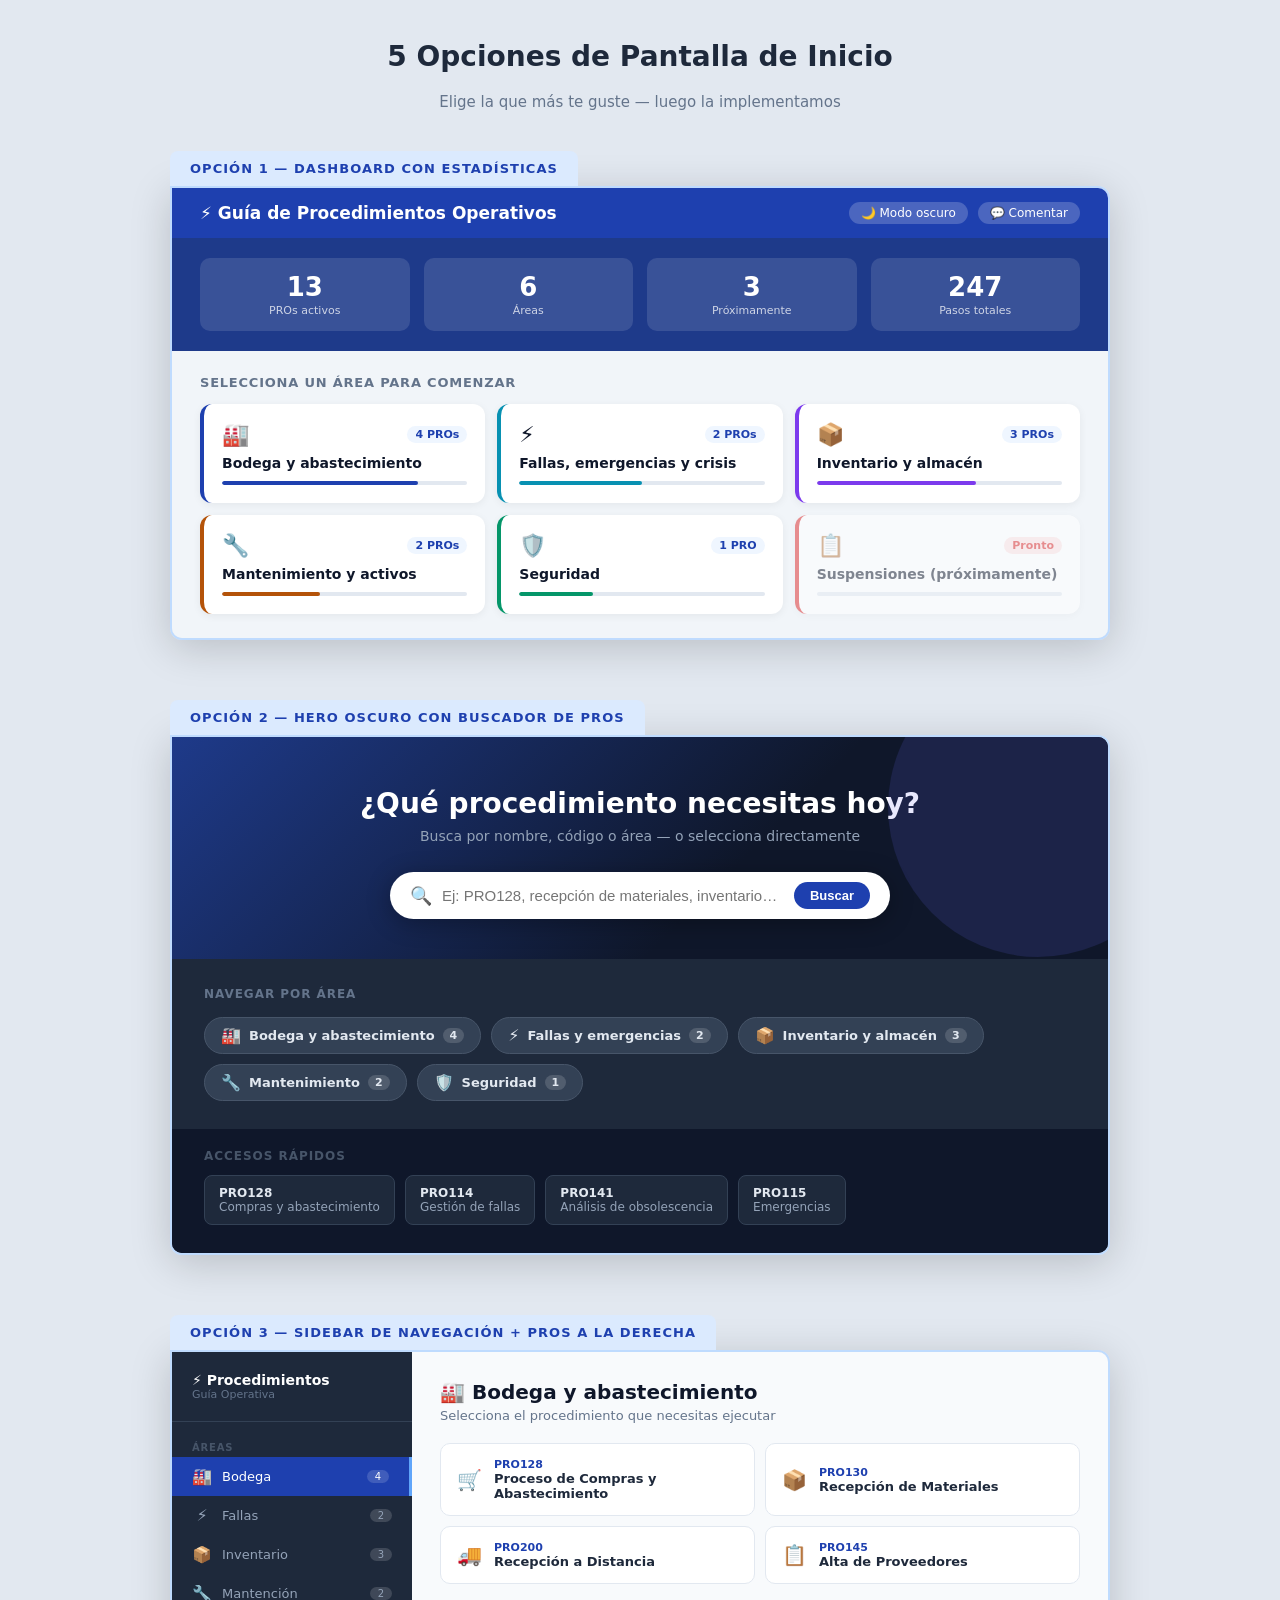
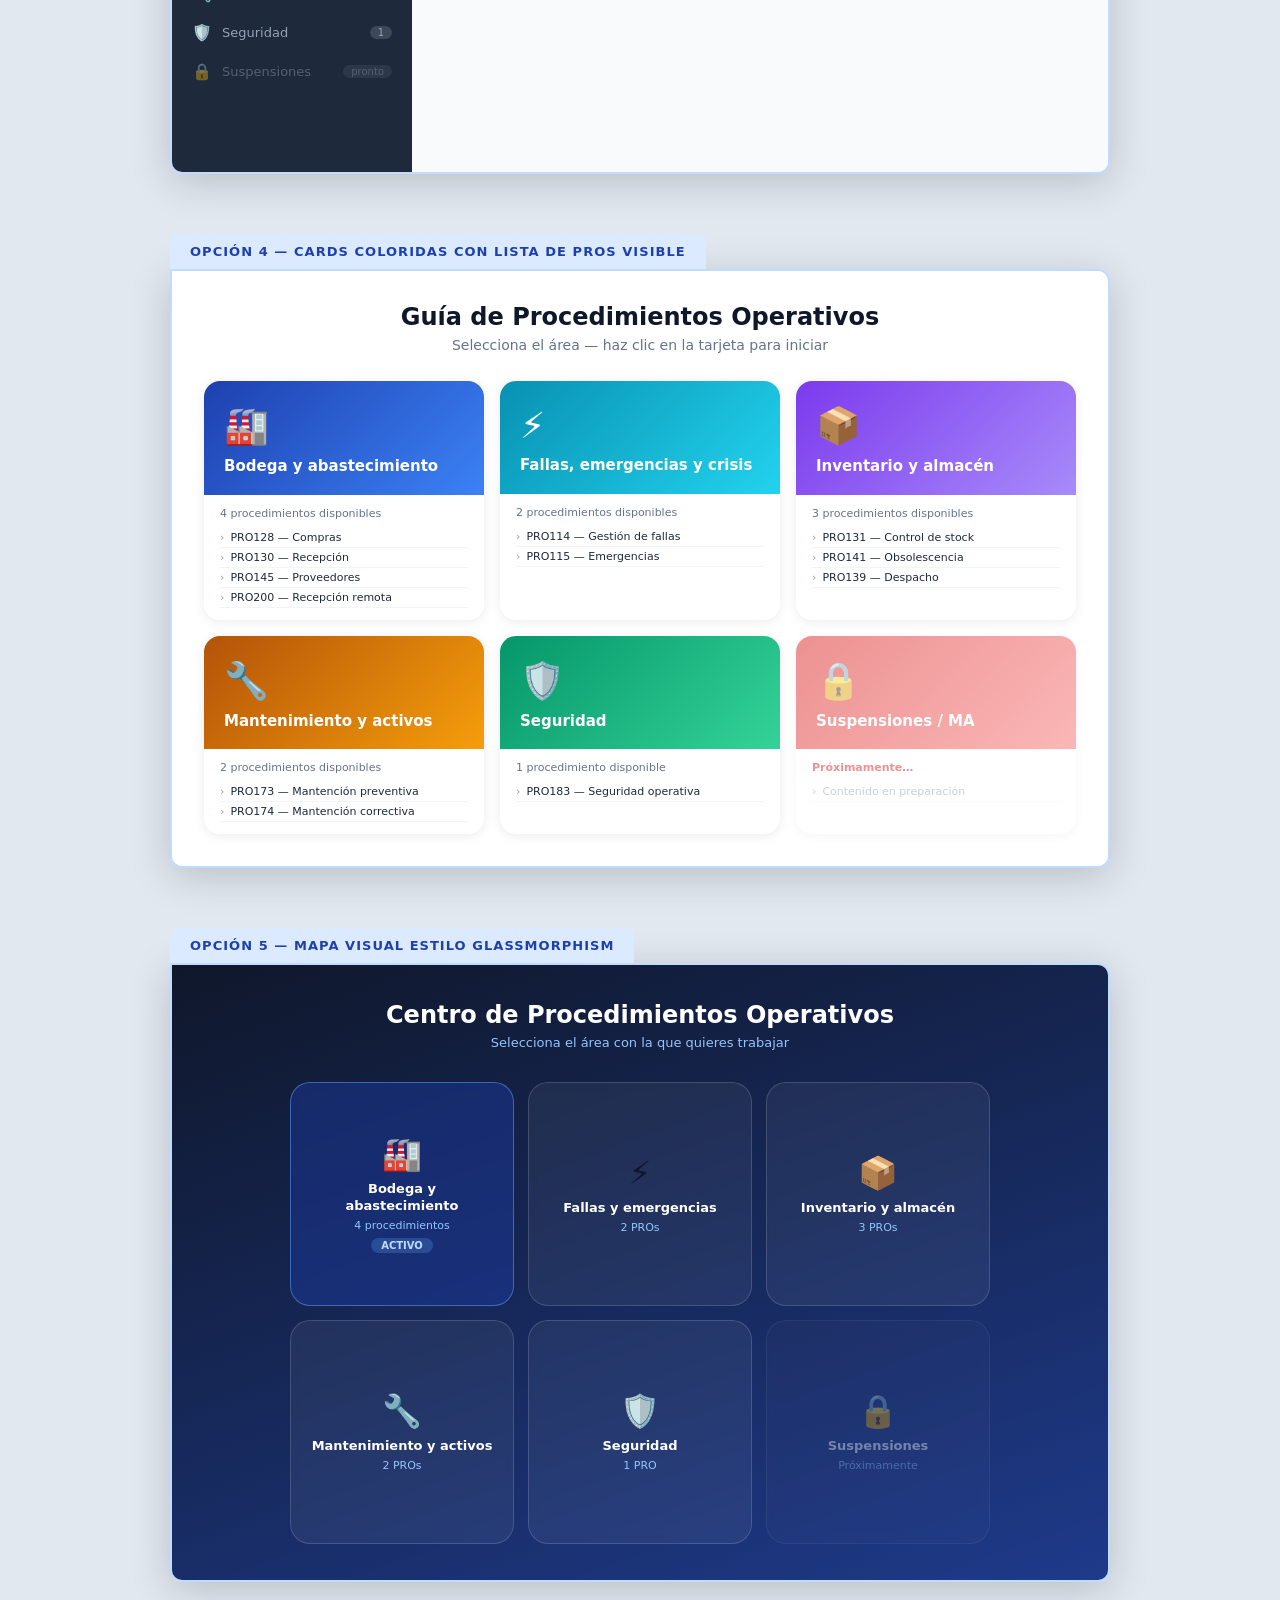
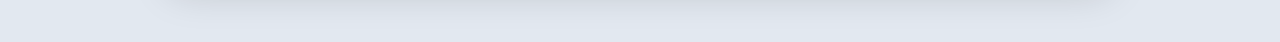
<file: static/home_preview.html>
<!DOCTYPE html>
<html lang="es">
<head>
<meta charset="UTF-8">
<meta name="viewport" content="width=device-width, initial-scale=1.0">
<title>Opciones de Inicio — Previsualización</title>
<style>
  * { box-sizing: border-box; margin: 0; padding: 0; }
  body { font-family: 'Segoe UI', system-ui, sans-serif; background: #e2e8f0; color: #0f172a; }

  .page-title {
    text-align: center; padding: 40px 20px 20px;
    font-size: 28px; font-weight: 800; color: #1e293b;
  }
  .page-sub { text-align: center; color: #64748b; margin-bottom: 40px; font-size: 15px; }

  .option-wrapper {
    max-width: 980px; margin: 0 auto 60px;
    padding: 0 20px;
  }
  .option-label {
    font-size: 13px; font-weight: 700; letter-spacing: .08em; text-transform: uppercase;
    color: #1e40af; background: #dbeafe; border-radius: 8px 8px 0 0;
    padding: 10px 20px; display: inline-block;
  }
  .option-frame {
    border-radius: 0 12px 12px 12px;
    overflow: hidden;
    box-shadow: 0 8px 40px rgba(0,0,0,.18);
    border: 2px solid #bfdbfe;
  }

  /* ══════════════════════════════════════
     OPCIÓN 1 — Dashboard con estadísticas
  ══════════════════════════════════════ */
  .opt1 { background: #f1f5f9; }
  .opt1-topbar {
    background: #1e40af; color: #fff; padding: 14px 28px;
    display: flex; align-items: center; justify-content: space-between;
  }
  .opt1-topbar-title { font-size: 17px; font-weight: 700; }
  .opt1-topbar-right { display: flex; gap: 10px; }
  .opt1-pill { background: rgba(255,255,255,.2); border-radius: 99px; padding: 4px 12px; font-size: 12px; }
  .opt1-stats {
    display: grid; grid-template-columns: repeat(4, 1fr); gap: 14px;
    padding: 20px 28px; background: #1e3a8a;
  }
  .opt1-stat {
    background: rgba(255,255,255,.12); border-radius: 10px; padding: 14px;
    color: #fff; text-align: center;
  }
  .opt1-stat-num { font-size: 26px; font-weight: 800; }
  .opt1-stat-lbl { font-size: 11px; opacity: .75; margin-top: 2px; }
  .opt1-body { padding: 24px 28px; }
  .opt1-section-title { font-size: 13px; font-weight: 700; color: #64748b; letter-spacing: .06em; text-transform: uppercase; margin-bottom: 14px; }
  .opt1-areas { display: grid; grid-template-columns: repeat(3, 1fr); gap: 12px; }
  .opt1-area-card {
    background: #fff; border-radius: 12px; padding: 18px;
    border-left: 4px solid #1e40af; cursor: pointer;
    box-shadow: 0 2px 8px rgba(0,0,0,.06);
    transition: transform .15s, box-shadow .15s;
  }
  .opt1-area-card:hover { transform: translateY(-2px); box-shadow: 0 6px 20px rgba(0,0,0,.12); }
  .opt1-area-top { display: flex; align-items: center; justify-content: space-between; margin-bottom: 8px; }
  .opt1-area-icon { font-size: 22px; }
  .opt1-area-badge {
    background: #eff6ff; color: #1e40af; font-size: 11px; font-weight: 700;
    border-radius: 99px; padding: 2px 8px;
  }
  .opt1-area-name { font-size: 14px; font-weight: 700; color: #0f172a; }
  .opt1-area-bar { height: 4px; background: #e2e8f0; border-radius: 2px; margin-top: 10px; overflow: hidden; }
  .opt1-area-bar-fill { height: 100%; background: #1e40af; border-radius: 2px; }
  .opt1-c1 { border-left-color: #1e40af; } .opt1-c1 .opt1-area-bar-fill { background: #1e40af; }
  .opt1-c2 { border-left-color: #0891b2; } .opt1-c2 .opt1-area-bar-fill { background: #0891b2; }
  .opt1-c3 { border-left-color: #7c3aed; } .opt1-c3 .opt1-area-bar-fill { background: #7c3aed; }
  .opt1-c4 { border-left-color: #b45309; } .opt1-c4 .opt1-area-bar-fill { background: #b45309; }
  .opt1-c5 { border-left-color: #059669; } .opt1-c5 .opt1-area-bar-fill { background: #059669; }
  .opt1-c6 { border-left-color: #dc2626; } .opt1-c6 .opt1-area-bar-fill { background: #dc2626; }

  /* ══════════════════════════════════════
     OPCIÓN 2 — Hero con buscador central
  ══════════════════════════════════════ */
  .opt2 { background: #0f172a; }
  .opt2-hero {
    background: linear-gradient(135deg, #1e3a8a 0%, #0f172a 60%);
    padding: 50px 40px 40px; text-align: center;
    position: relative; overflow: hidden;
  }
  .opt2-hero::before {
    content: ''; position: absolute; top: -80px; right: -80px;
    width: 300px; height: 300px; border-radius: 50%;
    background: rgba(99,102,241,.15);
  }
  .opt2-hero-title { font-size: 28px; font-weight: 800; color: #fff; margin-bottom: 8px; }
  .opt2-hero-sub { color: #94a3b8; font-size: 14px; margin-bottom: 28px; }
  .opt2-search {
    display: flex; align-items: center;
    background: #fff; border-radius: 50px; padding: 10px 20px;
    max-width: 500px; margin: 0 auto;
    box-shadow: 0 4px 24px rgba(0,0,0,.3);
  }
  .opt2-search-icon { font-size: 18px; margin-right: 10px; }
  .opt2-search input {
    border: none; outline: none; flex: 1;
    font-size: 15px; background: transparent; color: #0f172a;
  }
  .opt2-search-btn {
    background: #1e40af; color: #fff; border: none;
    border-radius: 99px; padding: 6px 16px; font-size: 13px; font-weight: 600; cursor: pointer;
  }
  .opt2-areas { background: #1e293b; padding: 28px 32px; }
  .opt2-areas-title { font-size: 12px; font-weight: 700; color: #64748b; letter-spacing: .08em; text-transform: uppercase; margin-bottom: 16px; }
  .opt2-chips { display: flex; flex-wrap: wrap; gap: 10px; }
  .opt2-chip {
    display: flex; align-items: center; gap: 8px;
    background: #334155; color: #e2e8f0; border-radius: 99px;
    padding: 8px 16px; font-size: 13px; font-weight: 600; cursor: pointer;
    border: 1px solid #475569; transition: all .15s;
  }
  .opt2-chip:hover { background: #1e40af; border-color: #1e40af; color: #fff; }
  .opt2-chip-icon { font-size: 16px; }
  .opt2-chip-count {
    background: rgba(255,255,255,.15); border-radius: 99px;
    padding: 1px 7px; font-size: 11px;
  }
  .opt2-recent { background: #0f172a; padding: 20px 32px 28px; }
  .opt2-recent-title { font-size: 12px; font-weight: 700; color: #475569; letter-spacing: .08em; text-transform: uppercase; margin-bottom: 12px; }
  .opt2-recent-items { display: flex; gap: 10px; }
  .opt2-recent-item {
    background: #1e293b; border: 1px solid #334155;
    border-radius: 8px; padding: 10px 14px; font-size: 12px; color: #94a3b8; cursor: pointer;
  }
  .opt2-recent-item strong { color: #e2e8f0; display: block; }

  /* ══════════════════════════════════════
     OPCIÓN 3 — Layout dos columnas
  ══════════════════════════════════════ */
  .opt3 { background: #f8fafc; display: flex; min-height: 420px; }
  .opt3-sidebar {
    width: 240px; flex-shrink: 0;
    background: #1e293b; padding: 20px 0;
  }
  .opt3-sidebar-logo {
    padding: 0 20px 20px; border-bottom: 1px solid #334155;
    margin-bottom: 12px;
  }
  .opt3-sidebar-logo-title { font-size: 14px; font-weight: 800; color: #fff; }
  .opt3-sidebar-logo-sub { font-size: 11px; color: #64748b; }
  .opt3-sidebar-section { padding: 8px 20px 4px; font-size: 10px; font-weight: 700; color: #475569; letter-spacing: .08em; text-transform: uppercase; }
  .opt3-sidebar-item {
    display: flex; align-items: center; gap: 10px;
    padding: 10px 20px; cursor: pointer; color: #94a3b8; font-size: 13px; font-weight: 500;
    transition: all .1s; position: relative;
  }
  .opt3-sidebar-item:hover { background: #334155; color: #fff; }
  .opt3-sidebar-item.active {
    background: #1e40af; color: #fff;
    border-right: 3px solid #60a5fa;
  }
  .opt3-sidebar-item-icon { font-size: 16px; width: 20px; text-align: center; }
  .opt3-sidebar-badge {
    margin-left: auto; background: rgba(255,255,255,.15);
    border-radius: 99px; padding: 1px 8px; font-size: 10px;
  }
  .opt3-main { flex: 1; padding: 28px; overflow: auto; }
  .opt3-main-header { margin-bottom: 20px; }
  .opt3-main-title { font-size: 20px; font-weight: 800; color: #0f172a; }
  .opt3-main-sub { font-size: 13px; color: #64748b; margin-top: 4px; }
  .opt3-pros { display: grid; grid-template-columns: repeat(2, 1fr); gap: 10px; }
  .opt3-pro-card {
    background: #fff; border: 1px solid #e2e8f0; border-radius: 10px;
    padding: 14px 16px; cursor: pointer; transition: all .15s;
    display: flex; align-items: center; gap: 12px;
  }
  .opt3-pro-card:hover { border-color: #1e40af; box-shadow: 0 2px 12px rgba(30,64,175,.1); }
  .opt3-pro-icon { font-size: 20px; }
  .opt3-pro-info {}
  .opt3-pro-id { font-size: 11px; font-weight: 700; color: #1e40af; }
  .opt3-pro-name { font-size: 13px; font-weight: 600; color: #1e293b; }

  /* ══════════════════════════════════════
     OPCIÓN 4 — Cards visuales con colores
  ══════════════════════════════════════ */
  .opt4 { background: #fff; padding: 32px; }
  .opt4-header { text-align: center; margin-bottom: 28px; }
  .opt4-header-title { font-size: 24px; font-weight: 800; color: #0f172a; }
  .opt4-header-sub { font-size: 14px; color: #64748b; margin-top: 6px; }
  .opt4-grid { display: grid; grid-template-columns: repeat(3, 1fr); gap: 16px; }
  .opt4-card {
    border-radius: 16px; overflow: hidden; cursor: pointer;
    box-shadow: 0 2px 12px rgba(0,0,0,.08); transition: transform .2s, box-shadow .2s;
  }
  .opt4-card:hover { transform: translateY(-4px); box-shadow: 0 12px 32px rgba(0,0,0,.15); }
  .opt4-card-header { padding: 24px 20px 18px; color: #fff; }
  .opt4-card-icon { font-size: 36px; margin-bottom: 10px; }
  .opt4-card-name { font-size: 15px; font-weight: 800; line-height: 1.3; }
  .opt4-card-body { background: #fff; padding: 12px 16px; }
  .opt4-card-pros { font-size: 11px; color: #64748b; margin-bottom: 8px; }
  .opt4-card-list { list-style: none; }
  .opt4-card-list li {
    font-size: 11px; color: #1e293b; padding: 3px 0;
    border-bottom: 1px solid #f1f5f9; display: flex; align-items: center; gap: 6px;
  }
  .opt4-card-list li::before { content: '›'; color: #94a3b8; }
  .opt4-bg1 { background: linear-gradient(135deg, #1e40af, #3b82f6); }
  .opt4-bg2 { background: linear-gradient(135deg, #0891b2, #22d3ee); }
  .opt4-bg3 { background: linear-gradient(135deg, #7c3aed, #a78bfa); }
  .opt4-bg4 { background: linear-gradient(135deg, #b45309, #f59e0b); }
  .opt4-bg5 { background: linear-gradient(135deg, #059669, #34d399); }
  .opt4-bg6 { background: linear-gradient(135deg, #dc2626, #f87171); }

  /* ══════════════════════════════════════
     OPCIÓN 5 — Mapa visual / honeycomb
  ══════════════════════════════════════ */
  .opt5 { background: linear-gradient(160deg, #0f172a 0%, #1e3a8a 100%); padding: 36px; min-height: 420px; }
  .opt5-header { text-align: center; margin-bottom: 32px; }
  .opt5-title { font-size: 24px; font-weight: 800; color: #fff; }
  .opt5-sub { font-size: 13px; color: #93c5fd; margin-top: 6px; }
  .opt5-grid { display: grid; grid-template-columns: repeat(3, 1fr); gap: 14px; max-width: 700px; margin: 0 auto; }
  .opt5-hex {
    aspect-ratio: 1; background: rgba(255,255,255,.06);
    border: 1px solid rgba(255,255,255,.15); border-radius: 20px;
    display: flex; flex-direction: column; align-items: center; justify-content: center;
    cursor: pointer; transition: all .2s; text-align: center; padding: 16px;
    backdrop-filter: blur(4px);
  }
  .opt5-hex:hover {
    background: rgba(99,102,241,.35);
    border-color: rgba(99,102,241,.7);
    transform: scale(1.04);
    box-shadow: 0 0 28px rgba(99,102,241,.4);
  }
  .opt5-hex-big {
    grid-column: span 1; aspect-ratio: auto; padding: 22px;
    background: rgba(30,64,175,.4); border-color: rgba(96,165,250,.5);
  }
  .opt5-hex-icon { font-size: 32px; margin-bottom: 8px; }
  .opt5-hex-name { font-size: 13px; font-weight: 700; color: #fff; line-height: 1.3; }
  .opt5-hex-count { font-size: 11px; color: #93c5fd; margin-top: 4px; }
  .opt5-hex-tag {
    display: inline-block; margin-top: 6px;
    background: rgba(96,165,250,.25); color: #bfdbfe;
    border-radius: 99px; padding: 2px 10px; font-size: 10px; font-weight: 600;
  }
</style>
</head>
<body>

<div class="page-title">5 Opciones de Pantalla de Inicio</div>
<div class="page-sub">Elige la que más te guste — luego la implementamos</div>

<!-- ═══════════════════════════════════════
     OPCIÓN 1 — Dashboard con estadísticas
═══════════════════════════════════════ -->
<div class="option-wrapper">
  <div class="option-label">Opción 1 — Dashboard con estadísticas</div>
  <div class="option-frame">
    <div class="opt1">
      <div class="opt1-topbar">
        <span class="opt1-topbar-title">⚡ Guía de Procedimientos Operativos</span>
        <div class="opt1-topbar-right">
          <span class="opt1-pill">🌙 Modo oscuro</span>
          <span class="opt1-pill">💬 Comentar</span>
        </div>
      </div>
      <div class="opt1-stats">
        <div class="opt1-stat"><div class="opt1-stat-num">13</div><div class="opt1-stat-lbl">PROs activos</div></div>
        <div class="opt1-stat"><div class="opt1-stat-num">6</div><div class="opt1-stat-lbl">Áreas</div></div>
        <div class="opt1-stat"><div class="opt1-stat-num">3</div><div class="opt1-stat-lbl">Próximamente</div></div>
        <div class="opt1-stat"><div class="opt1-stat-num">247</div><div class="opt1-stat-lbl">Pasos totales</div></div>
      </div>
      <div class="opt1-body">
        <div class="opt1-section-title">Selecciona un área para comenzar</div>
        <div class="opt1-areas">
          <div class="opt1-area-card opt1-c1">
            <div class="opt1-area-top"><span class="opt1-area-icon">🏭</span><span class="opt1-area-badge">4 PROs</span></div>
            <div class="opt1-area-name">Bodega y abastecimiento</div>
            <div class="opt1-area-bar"><div class="opt1-area-bar-fill" style="width:80%"></div></div>
          </div>
          <div class="opt1-area-card opt1-c2">
            <div class="opt1-area-top"><span class="opt1-area-icon">⚡</span><span class="opt1-area-badge">2 PROs</span></div>
            <div class="opt1-area-name">Fallas, emergencias y crisis</div>
            <div class="opt1-area-bar"><div class="opt1-area-bar-fill" style="width:50%"></div></div>
          </div>
          <div class="opt1-area-card opt1-c3">
            <div class="opt1-area-top"><span class="opt1-area-icon">📦</span><span class="opt1-area-badge">3 PROs</span></div>
            <div class="opt1-area-name">Inventario y almacén</div>
            <div class="opt1-area-bar"><div class="opt1-area-bar-fill" style="width:65%"></div></div>
          </div>
          <div class="opt1-area-card opt1-c4">
            <div class="opt1-area-top"><span class="opt1-area-icon">🔧</span><span class="opt1-area-badge">2 PROs</span></div>
            <div class="opt1-area-name">Mantenimiento y activos</div>
            <div class="opt1-area-bar"><div class="opt1-area-bar-fill" style="width:40%"></div></div>
          </div>
          <div class="opt1-area-card opt1-c5">
            <div class="opt1-area-top"><span class="opt1-area-icon">🛡️</span><span class="opt1-area-badge">1 PRO</span></div>
            <div class="opt1-area-name">Seguridad</div>
            <div class="opt1-area-bar"><div class="opt1-area-bar-fill" style="width:30%"></div></div>
          </div>
          <div class="opt1-area-card opt1-c6" style="opacity:.5; cursor:not-allowed;">
            <div class="opt1-area-top"><span class="opt1-area-icon">📋</span><span class="opt1-area-badge" style="background:#fee2e2;color:#dc2626;">Pronto</span></div>
            <div class="opt1-area-name">Suspensiones (próximamente)</div>
            <div class="opt1-area-bar"><div class="opt1-area-bar-fill" style="width:0%"></div></div>
          </div>
        </div>
      </div>
    </div>
  </div>
</div>

<!-- ═══════════════════════════════════════
     OPCIÓN 2 — Hero con buscador central
═══════════════════════════════════════ -->
<div class="option-wrapper">
  <div class="option-label">Opción 2 — Hero oscuro con buscador de PROs</div>
  <div class="option-frame">
    <div class="opt2">
      <div class="opt2-hero">
        <div class="opt2-hero-title">¿Qué procedimiento necesitas hoy?</div>
        <div class="opt2-hero-sub">Busca por nombre, código o área — o selecciona directamente</div>
        <div class="opt2-search">
          <span class="opt2-search-icon">🔍</span>
          <input type="text" placeholder="Ej: PRO128, recepción de materiales, inventario…" readonly>
          <button class="opt2-search-btn">Buscar</button>
        </div>
      </div>
      <div class="opt2-areas">
        <div class="opt2-areas-title">Navegar por área</div>
        <div class="opt2-chips">
          <div class="opt2-chip"><span class="opt2-chip-icon">🏭</span> Bodega y abastecimiento <span class="opt2-chip-count">4</span></div>
          <div class="opt2-chip"><span class="opt2-chip-icon">⚡</span> Fallas y emergencias <span class="opt2-chip-count">2</span></div>
          <div class="opt2-chip"><span class="opt2-chip-icon">📦</span> Inventario y almacén <span class="opt2-chip-count">3</span></div>
          <div class="opt2-chip"><span class="opt2-chip-icon">🔧</span> Mantenimiento <span class="opt2-chip-count">2</span></div>
          <div class="opt2-chip"><span class="opt2-chip-icon">🛡️</span> Seguridad <span class="opt2-chip-count">1</span></div>
        </div>
      </div>
      <div class="opt2-recent">
        <div class="opt2-recent-title">Accesos rápidos</div>
        <div class="opt2-recent-items">
          <div class="opt2-recent-item"><strong>PRO128</strong>Compras y abastecimiento</div>
          <div class="opt2-recent-item"><strong>PRO114</strong>Gestión de fallas</div>
          <div class="opt2-recent-item"><strong>PRO141</strong>Análisis de obsolescencia</div>
          <div class="opt2-recent-item"><strong>PRO115</strong>Emergencias</div>
        </div>
      </div>
    </div>
  </div>
</div>

<!-- ═══════════════════════════════════════
     OPCIÓN 3 — Dos columnas con sidebar
═══════════════════════════════════════ -->
<div class="option-wrapper">
  <div class="option-label">Opción 3 — Sidebar de navegación + PROs a la derecha</div>
  <div class="option-frame">
    <div class="opt3">
      <div class="opt3-sidebar">
        <div class="opt3-sidebar-logo">
          <div class="opt3-sidebar-logo-title">⚡ Procedimientos</div>
          <div class="opt3-sidebar-logo-sub">Guía Operativa</div>
        </div>
        <div class="opt3-sidebar-section">Áreas</div>
        <div class="opt3-sidebar-item active">
          <span class="opt3-sidebar-item-icon">🏭</span> Bodega
          <span class="opt3-sidebar-badge">4</span>
        </div>
        <div class="opt3-sidebar-item">
          <span class="opt3-sidebar-item-icon">⚡</span> Fallas
          <span class="opt3-sidebar-badge">2</span>
        </div>
        <div class="opt3-sidebar-item">
          <span class="opt3-sidebar-item-icon">📦</span> Inventario
          <span class="opt3-sidebar-badge">3</span>
        </div>
        <div class="opt3-sidebar-item">
          <span class="opt3-sidebar-item-icon">🔧</span> Mantención
          <span class="opt3-sidebar-badge">2</span>
        </div>
        <div class="opt3-sidebar-item">
          <span class="opt3-sidebar-item-icon">🛡️</span> Seguridad
          <span class="opt3-sidebar-badge">1</span>
        </div>
        <div class="opt3-sidebar-item" style="opacity:.45; cursor:not-allowed;">
          <span class="opt3-sidebar-item-icon">🔒</span> Suspensiones
          <span class="opt3-sidebar-badge">pronto</span>
        </div>
      </div>
      <div class="opt3-main">
        <div class="opt3-main-header">
          <div class="opt3-main-title">🏭 Bodega y abastecimiento</div>
          <div class="opt3-main-sub">Selecciona el procedimiento que necesitas ejecutar</div>
        </div>
        <div class="opt3-pros">
          <div class="opt3-pro-card">
            <span class="opt3-pro-icon">🛒</span>
            <div class="opt3-pro-info">
              <div class="opt3-pro-id">PRO128</div>
              <div class="opt3-pro-name">Proceso de Compras y Abastecimiento</div>
            </div>
          </div>
          <div class="opt3-pro-card">
            <span class="opt3-pro-icon">📦</span>
            <div class="opt3-pro-info">
              <div class="opt3-pro-id">PRO130</div>
              <div class="opt3-pro-name">Recepción de Materiales</div>
            </div>
          </div>
          <div class="opt3-pro-card">
            <span class="opt3-pro-icon">🚚</span>
            <div class="opt3-pro-info">
              <div class="opt3-pro-id">PRO200</div>
              <div class="opt3-pro-name">Recepción a Distancia</div>
            </div>
          </div>
          <div class="opt3-pro-card">
            <span class="opt3-pro-icon">📋</span>
            <div class="opt3-pro-info">
              <div class="opt3-pro-id">PRO145</div>
              <div class="opt3-pro-name">Alta de Proveedores</div>
            </div>
          </div>
        </div>
      </div>
    </div>
  </div>
</div>

<!-- ═══════════════════════════════════════
     OPCIÓN 4 — Cards visuales con colores y lista PROs
═══════════════════════════════════════ -->
<div class="option-wrapper">
  <div class="option-label">Opción 4 — Cards coloridas con lista de PROs visible</div>
  <div class="option-frame">
    <div class="opt4">
      <div class="opt4-header">
        <div class="opt4-header-title">Guía de Procedimientos Operativos</div>
        <div class="opt4-header-sub">Selecciona el área — haz clic en la tarjeta para iniciar</div>
      </div>
      <div class="opt4-grid">
        <div class="opt4-card">
          <div class="opt4-card-header opt4-bg1">
            <div class="opt4-card-icon">🏭</div>
            <div class="opt4-card-name">Bodega y abastecimiento</div>
          </div>
          <div class="opt4-card-body">
            <div class="opt4-card-pros">4 procedimientos disponibles</div>
            <ul class="opt4-card-list">
              <li>PRO128 — Compras</li>
              <li>PRO130 — Recepción</li>
              <li>PRO145 — Proveedores</li>
              <li>PRO200 — Recepción remota</li>
            </ul>
          </div>
        </div>
        <div class="opt4-card">
          <div class="opt4-card-header opt4-bg2">
            <div class="opt4-card-icon">⚡</div>
            <div class="opt4-card-name">Fallas, emergencias y crisis</div>
          </div>
          <div class="opt4-card-body">
            <div class="opt4-card-pros">2 procedimientos disponibles</div>
            <ul class="opt4-card-list">
              <li>PRO114 — Gestión de fallas</li>
              <li>PRO115 — Emergencias</li>
            </ul>
          </div>
        </div>
        <div class="opt4-card">
          <div class="opt4-card-header opt4-bg3">
            <div class="opt4-card-icon">📦</div>
            <div class="opt4-card-name">Inventario y almacén</div>
          </div>
          <div class="opt4-card-body">
            <div class="opt4-card-pros">3 procedimientos disponibles</div>
            <ul class="opt4-card-list">
              <li>PRO131 — Control de stock</li>
              <li>PRO141 — Obsolescencia</li>
              <li>PRO139 — Despacho</li>
            </ul>
          </div>
        </div>
        <div class="opt4-card">
          <div class="opt4-card-header opt4-bg4">
            <div class="opt4-card-icon">🔧</div>
            <div class="opt4-card-name">Mantenimiento y activos</div>
          </div>
          <div class="opt4-card-body">
            <div class="opt4-card-pros">2 procedimientos disponibles</div>
            <ul class="opt4-card-list">
              <li>PRO173 — Mantención preventiva</li>
              <li>PRO174 — Mantención correctiva</li>
            </ul>
          </div>
        </div>
        <div class="opt4-card">
          <div class="opt4-card-header opt4-bg5">
            <div class="opt4-card-icon">🛡️</div>
            <div class="opt4-card-name">Seguridad</div>
          </div>
          <div class="opt4-card-body">
            <div class="opt4-card-pros">1 procedimiento disponible</div>
            <ul class="opt4-card-list">
              <li>PRO183 — Seguridad operativa</li>
            </ul>
          </div>
        </div>
        <div class="opt4-card" style="opacity:.5; cursor:not-allowed;">
          <div class="opt4-card-header opt4-bg6">
            <div class="opt4-card-icon">🔒</div>
            <div class="opt4-card-name">Suspensiones / MA</div>
          </div>
          <div class="opt4-card-body">
            <div class="opt4-card-pros" style="color:#dc2626; font-weight:700;">Próximamente…</div>
            <ul class="opt4-card-list">
              <li style="color:#94a3b8;">Contenido en preparación</li>
            </ul>
          </div>
        </div>
      </div>
    </div>
  </div>
</div>

<!-- ═══════════════════════════════════════
     OPCIÓN 5 — Mapa visual / estilo glassmorphism
═══════════════════════════════════════ -->
<div class="option-wrapper">
  <div class="option-label">Opción 5 — Mapa visual estilo glassmorphism</div>
  <div class="option-frame">
    <div class="opt5">
      <div class="opt5-header">
        <div class="opt5-title">Centro de Procedimientos Operativos</div>
        <div class="opt5-sub">Selecciona el área con la que quieres trabajar</div>
      </div>
      <div class="opt5-grid">
        <div class="opt5-hex opt5-hex-big">
          <div class="opt5-hex-icon">🏭</div>
          <div class="opt5-hex-name">Bodega y abastecimiento</div>
          <div class="opt5-hex-count">4 procedimientos</div>
          <div class="opt5-hex-tag">ACTIVO</div>
        </div>
        <div class="opt5-hex">
          <div class="opt5-hex-icon">⚡</div>
          <div class="opt5-hex-name">Fallas y emergencias</div>
          <div class="opt5-hex-count">2 PROs</div>
        </div>
        <div class="opt5-hex">
          <div class="opt5-hex-icon">📦</div>
          <div class="opt5-hex-name">Inventario y almacén</div>
          <div class="opt5-hex-count">3 PROs</div>
        </div>
        <div class="opt5-hex">
          <div class="opt5-hex-icon">🔧</div>
          <div class="opt5-hex-name">Mantenimiento y activos</div>
          <div class="opt5-hex-count">2 PROs</div>
        </div>
        <div class="opt5-hex">
          <div class="opt5-hex-icon">🛡️</div>
          <div class="opt5-hex-name">Seguridad</div>
          <div class="opt5-hex-count">1 PRO</div>
        </div>
        <div class="opt5-hex" style="opacity:.4; cursor:not-allowed;">
          <div class="opt5-hex-icon">🔒</div>
          <div class="opt5-hex-name">Suspensiones</div>
          <div class="opt5-hex-count">Próximamente</div>
        </div>
      </div>
    </div>
  </div>
</div>

</body>
</html>
</file>
